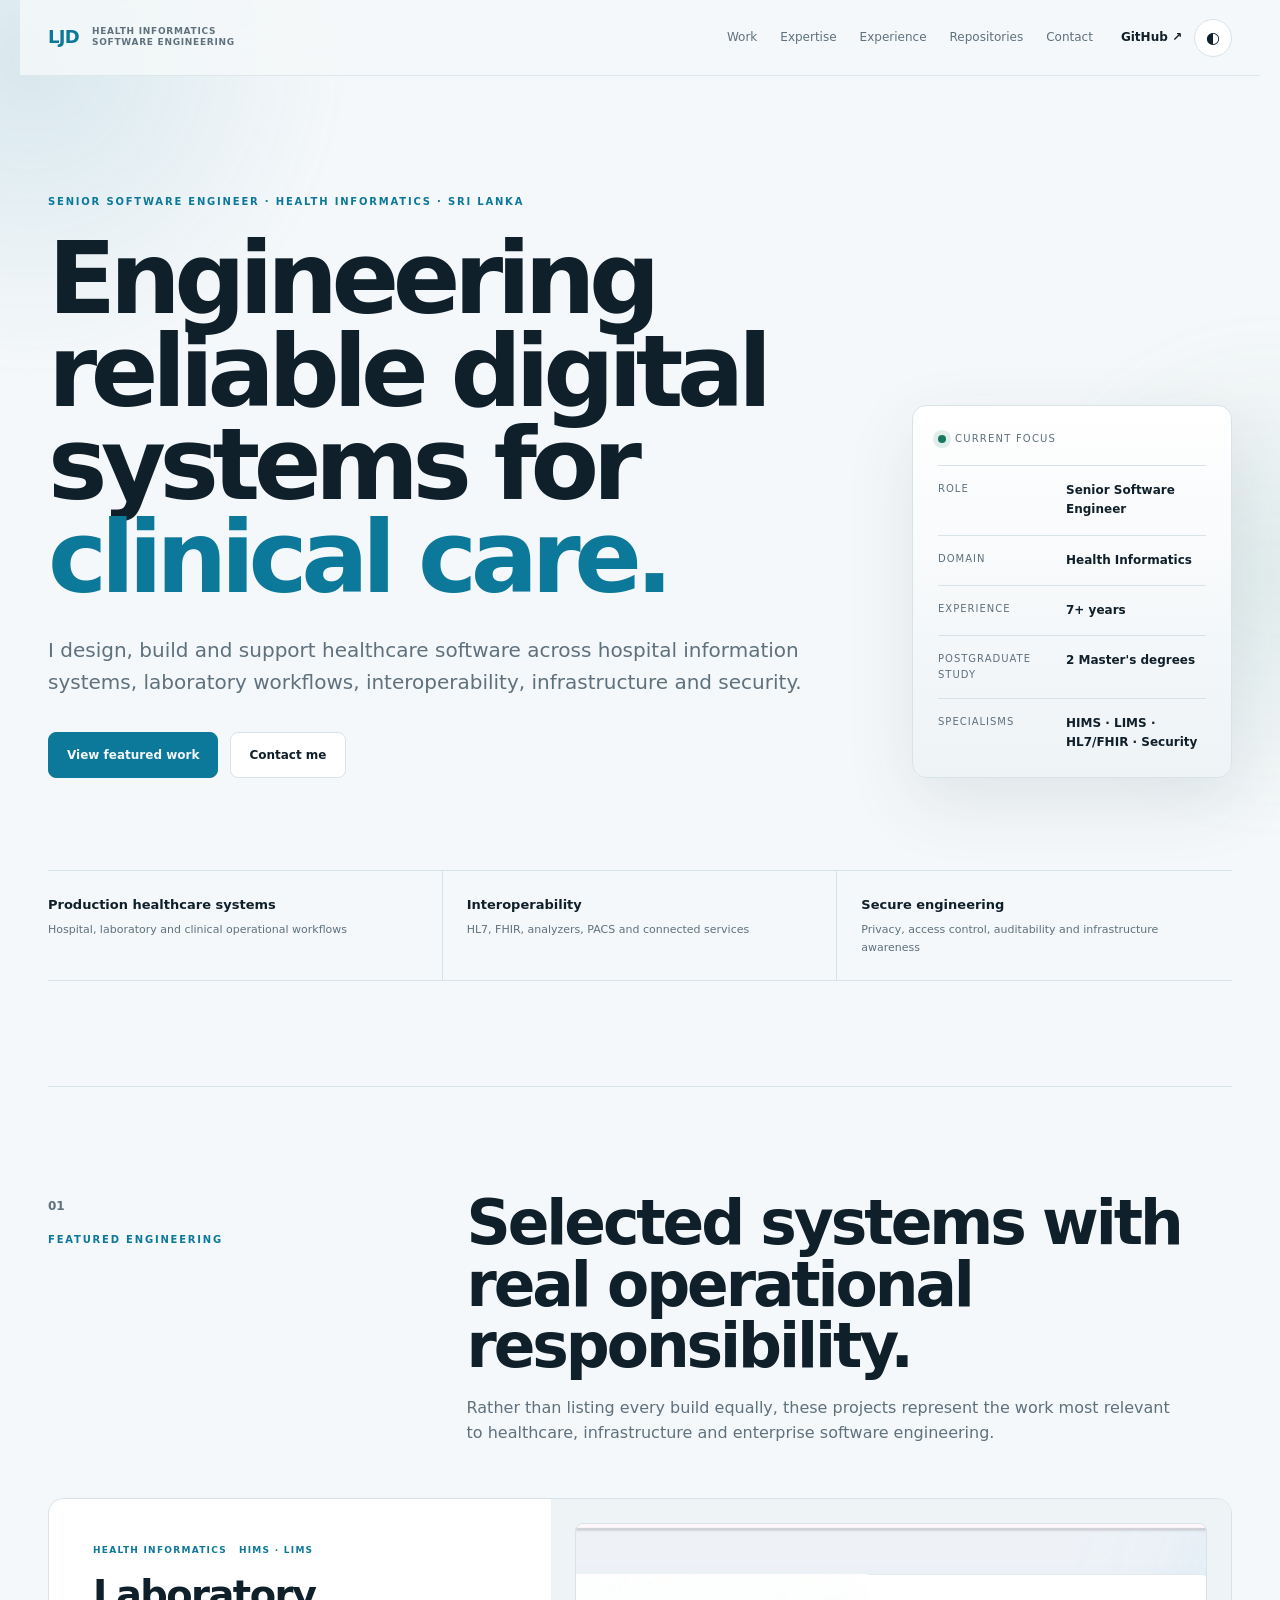
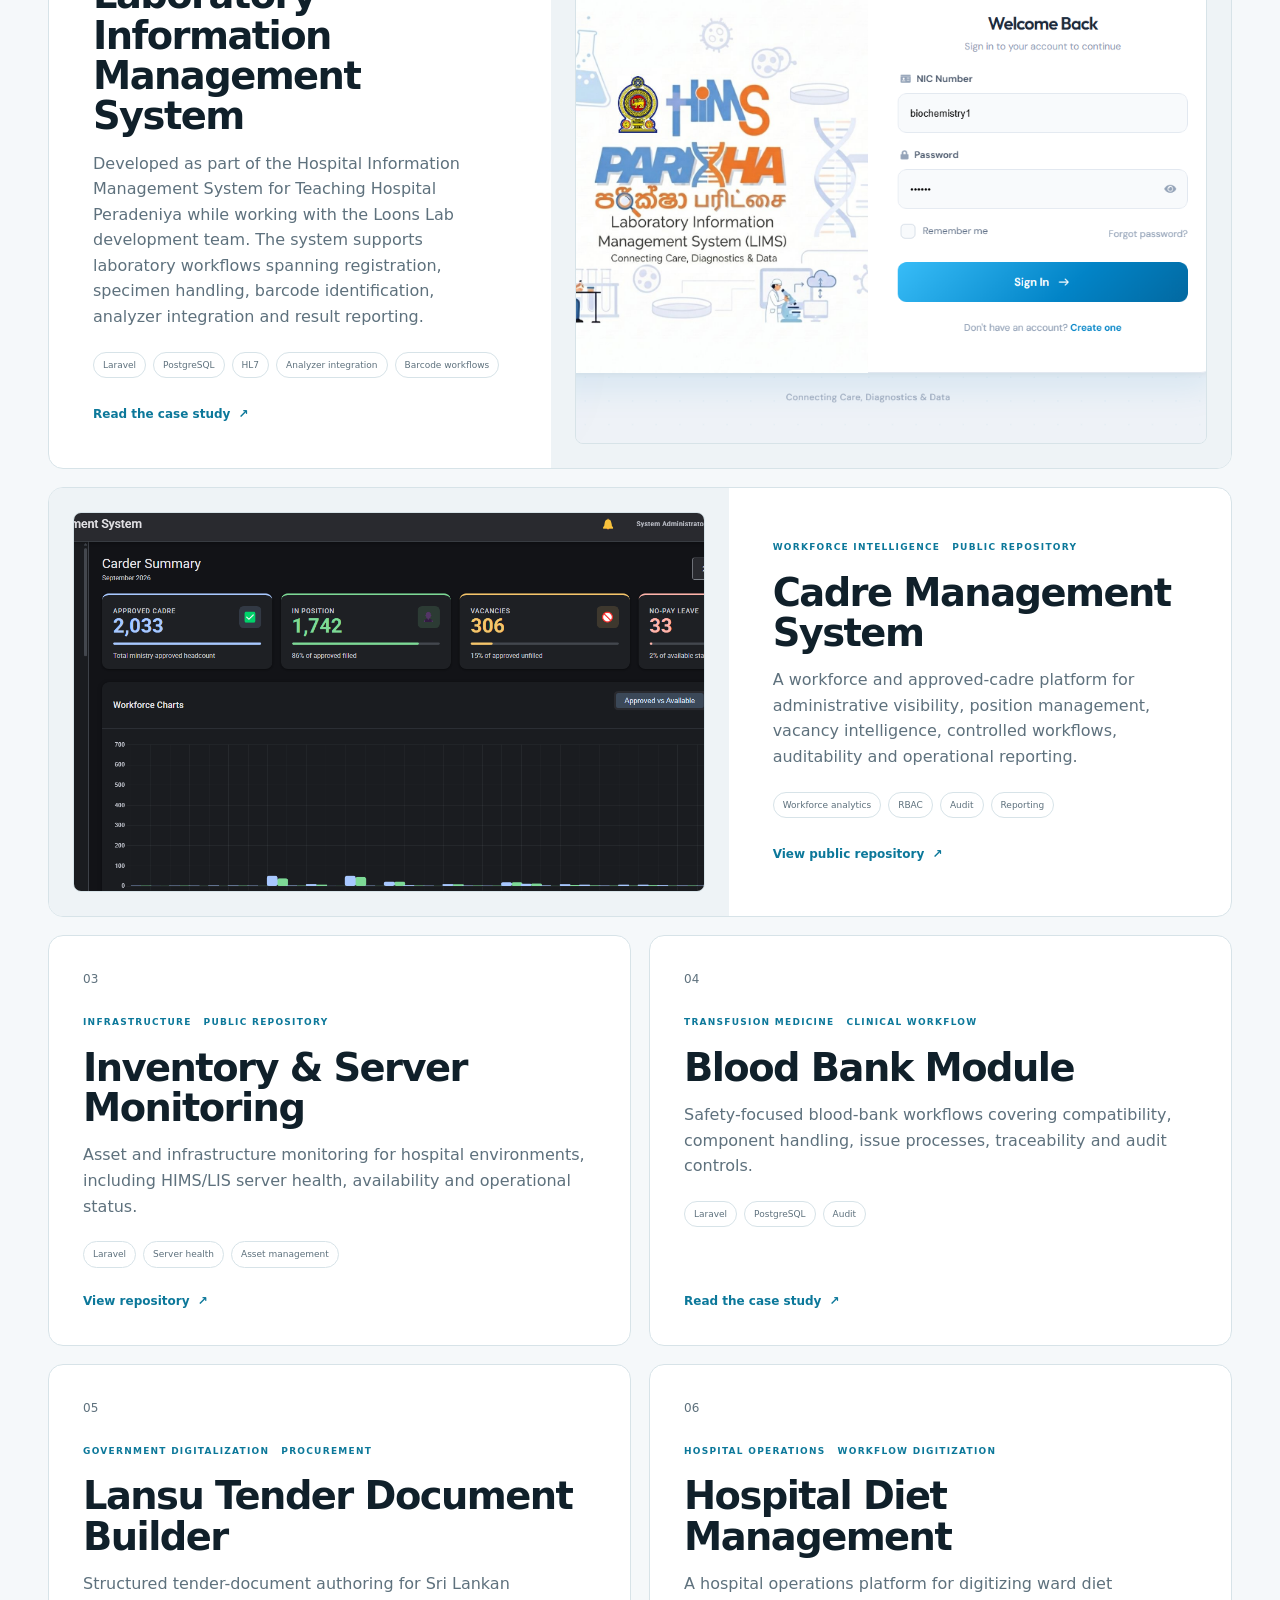
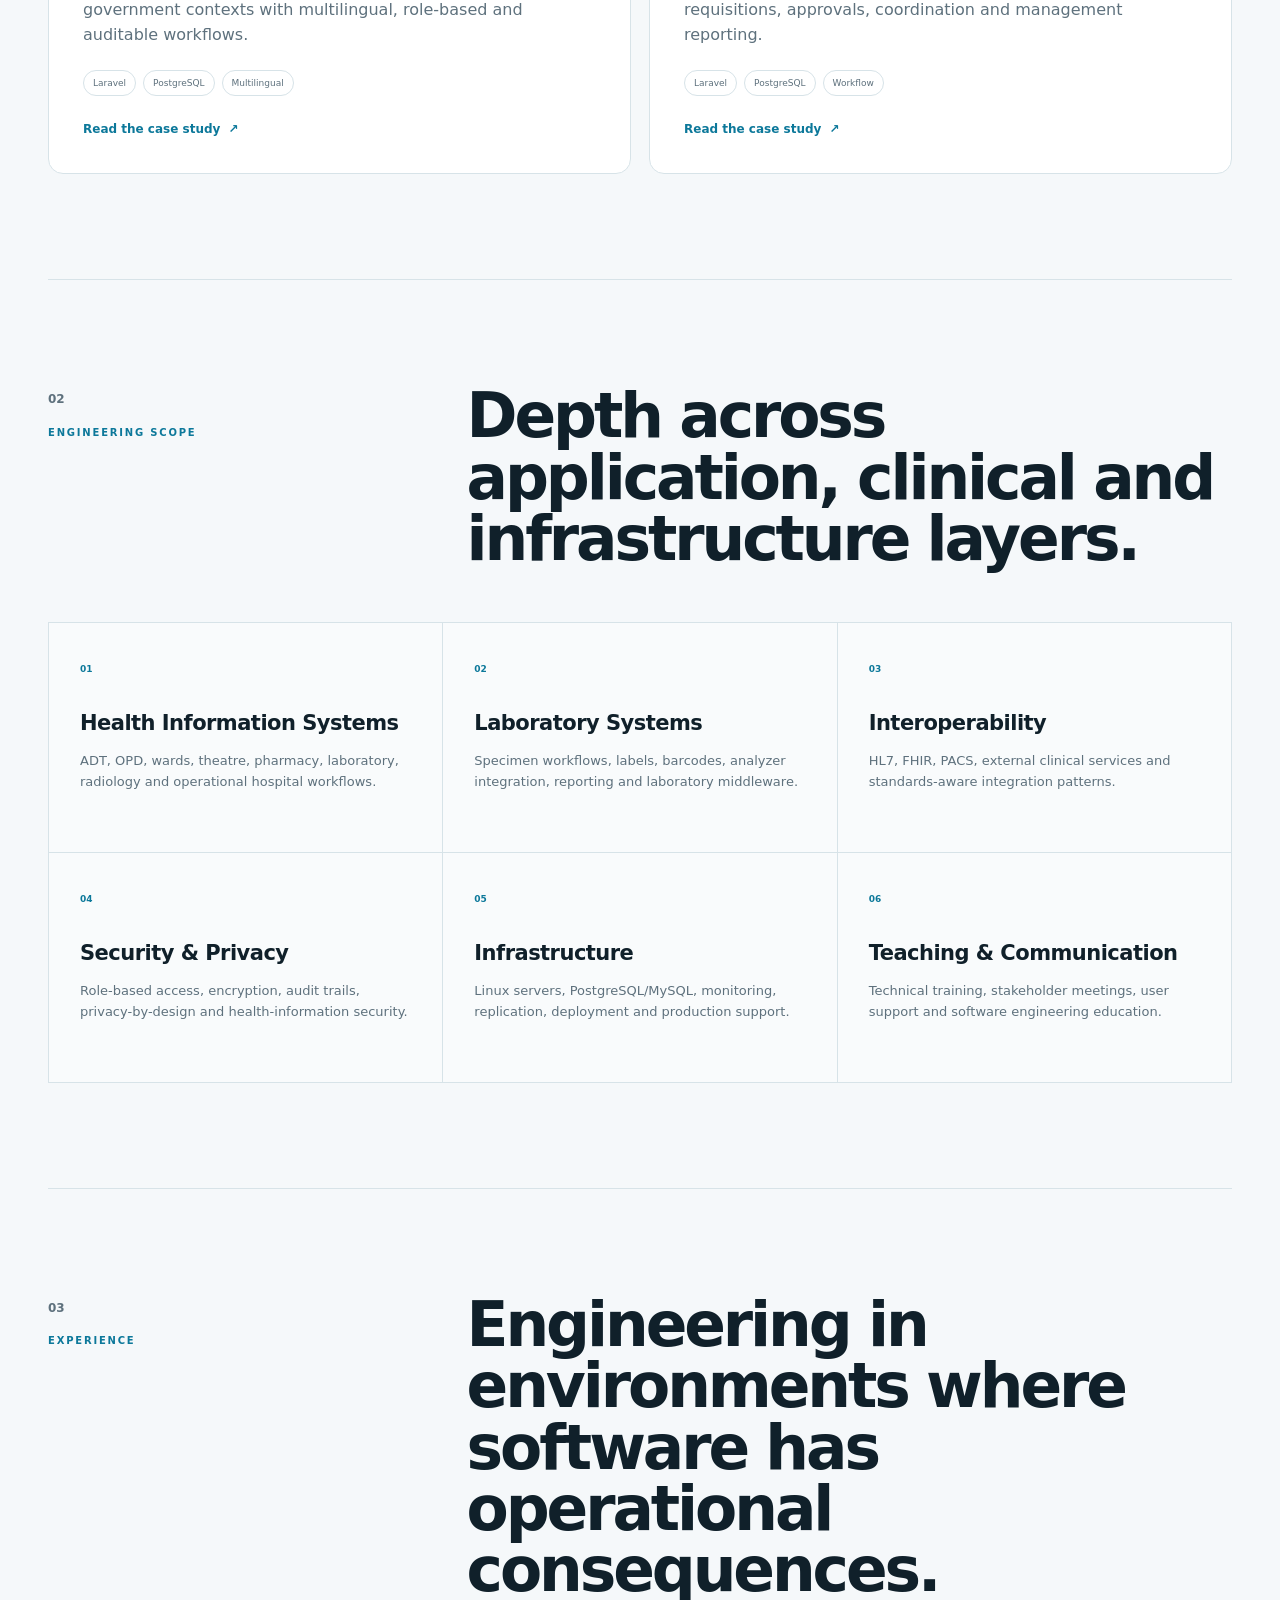
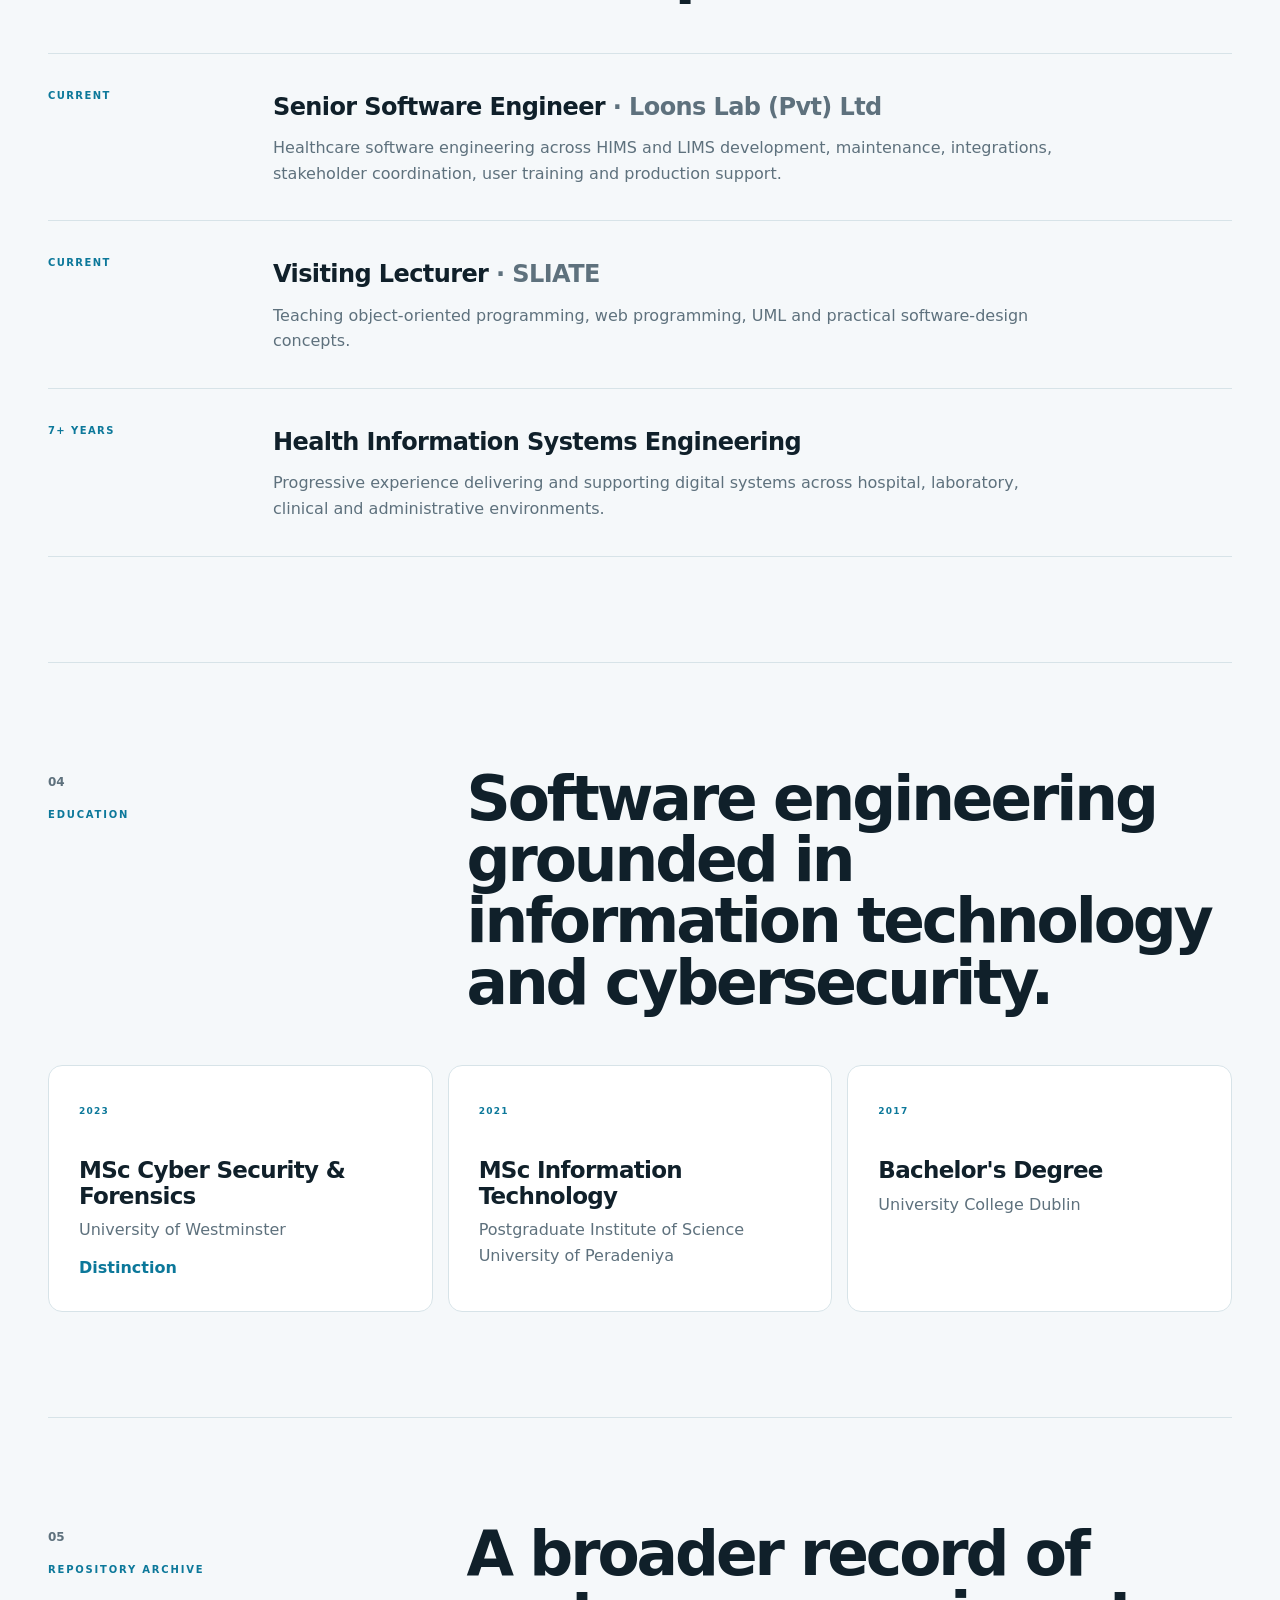
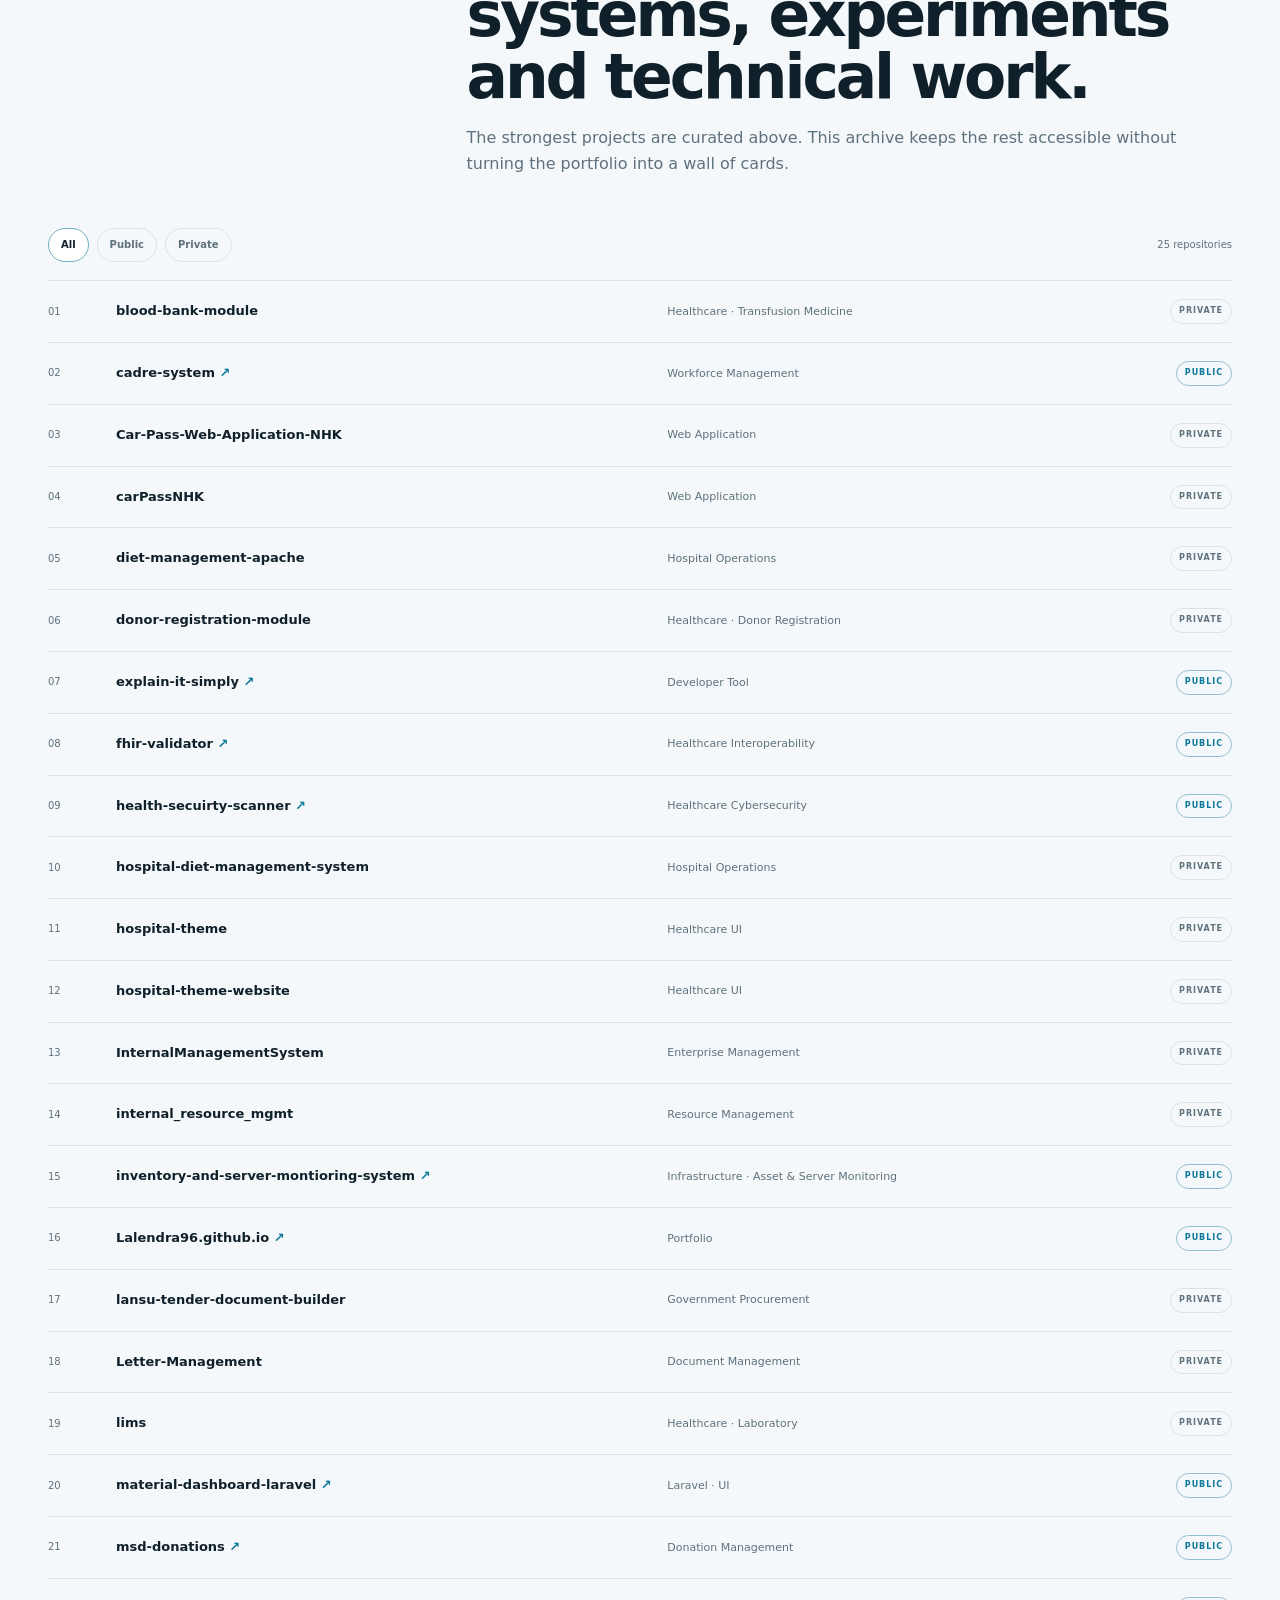
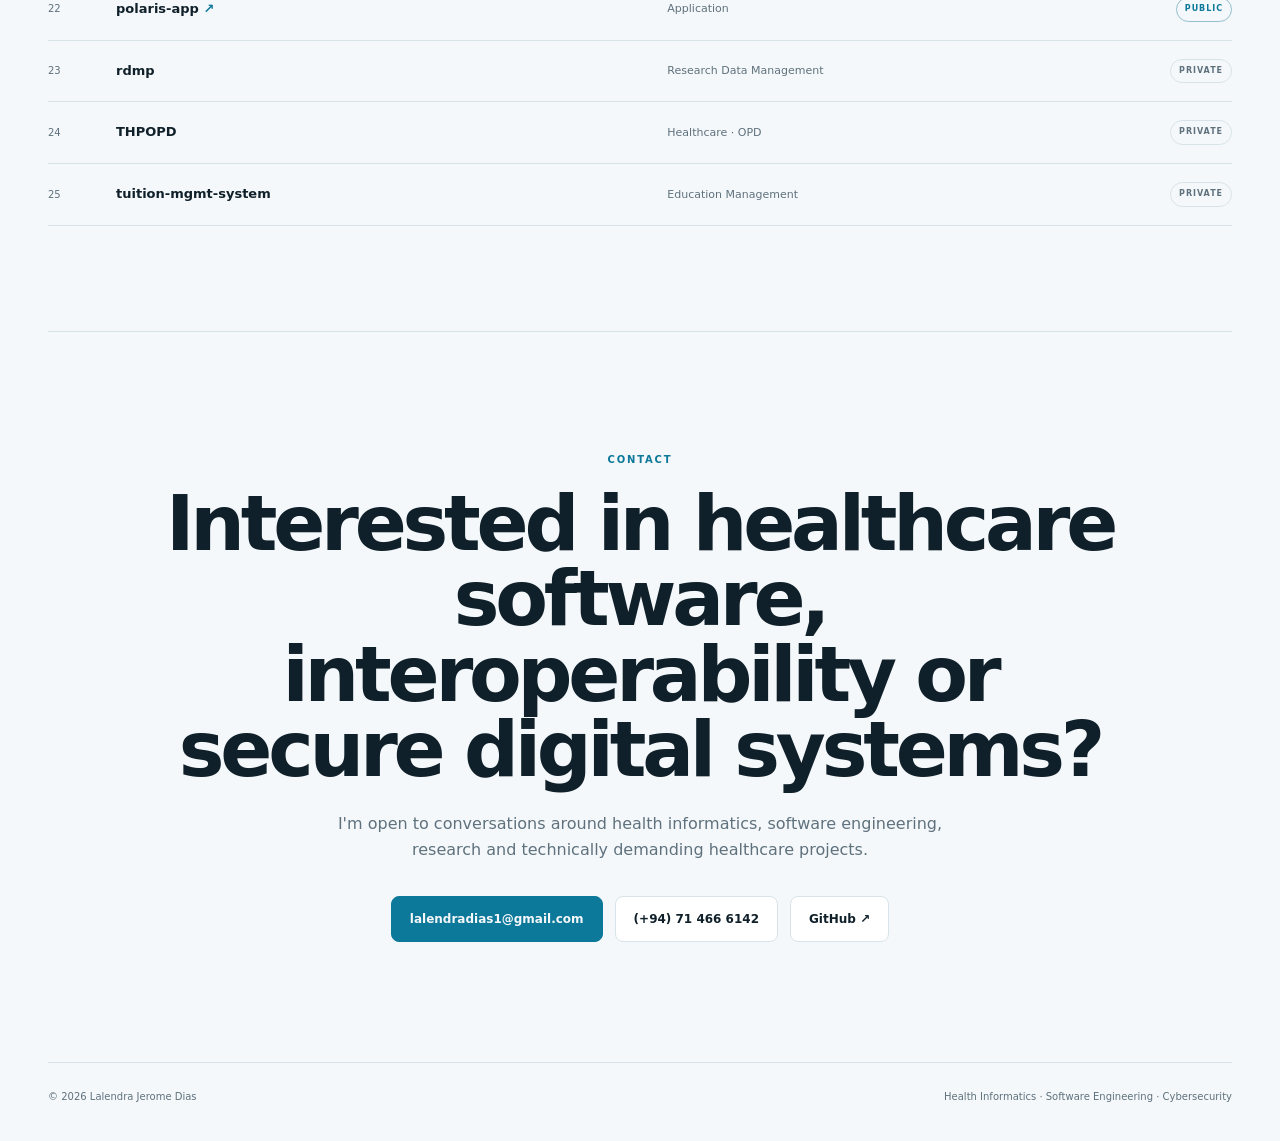
<file: index.html>
<!doctype html>
<html lang="en">
<head>
  <meta charset="utf-8">
  <meta name="viewport" content="width=device-width,initial-scale=1">
  <meta name="description" content="Lalendra Jerome Dias — Senior Software Engineer focused on health informatics, hospital systems, interoperability, infrastructure and cybersecurity.">
  <meta name="theme-color" content="#08111c">
  <title>Lalendra Jerome Dias | Health Informatics Software Engineer</title>
  <link rel="stylesheet" href="assets/style.css">
  <script defer src="assets/app.js"></script>
</head>
<body>
  <div class="ambient ambient-one" aria-hidden="true"></div>
  <div class="ambient ambient-two" aria-hidden="true"></div>

  <header class="site-header">
    <a class="brand" href="#top" aria-label="Back to top">
      <span class="brand-mark">LJD</span>
      <span class="brand-copy">Health Informatics<br>Software Engineering</span>
    </a>
    <nav class="main-nav" aria-label="Primary navigation">
      <a href="#work">Work</a>
      <a href="#expertise">Expertise</a>
      <a href="#experience">Experience</a>
      <a href="#repositories">Repositories</a>
      <a href="#contact">Contact</a>
    </nav>
    <div class="nav-actions">
      <a class="nav-github" href="https://github.com/Lalendra96" target="_blank" rel="noopener">GitHub ↗</a>
      <button id="theme" type="button" aria-label="Toggle color theme">◐</button>
    </div>
  </header>

  <main id="top">
    <section class="hero section-shell">
      <div class="hero-copy reveal">
        <p class="kicker">SENIOR SOFTWARE ENGINEER · HEALTH INFORMATICS · SRI LANKA</p>
        <h1>Engineering reliable digital systems for <span>clinical care.</span></h1>
        <p class="hero-lead">I design, build and support healthcare software across hospital information systems, laboratory workflows, interoperability, infrastructure and security.</p>
        <div class="hero-actions">
          <a class="button button-primary" href="#work">View featured work</a>
          <a class="button button-ghost" href="mailto:lalendradias1@gmail.com">Contact me</a>
        </div>
      </div>

      <aside class="hero-panel reveal" aria-label="Professional profile summary">
        <div class="hero-panel-top">
          <span class="status-dot"></span>
          <span>Current focus</span>
        </div>
        <div class="profile-stack">
          <div class="profile-row">
            <span>Role</span>
            <strong>Senior Software Engineer</strong>
          </div>
          <div class="profile-row">
            <span>Domain</span>
            <strong>Health Informatics</strong>
          </div>
          <div class="profile-row">
            <span>Experience</span>
            <strong>7+ years</strong>
          </div>
          <div class="profile-row">
            <span>Postgraduate study</span>
            <strong>2 Master's degrees</strong>
          </div>
          <div class="profile-row">
            <span>Specialisms</span>
            <strong>HIMS · LIMS · HL7/FHIR · Security</strong>
          </div>
        </div>
      </aside>

      <div class="hero-proof reveal">
        <div><strong>Production healthcare systems</strong><span>Hospital, laboratory and clinical operational workflows</span></div>
        <div><strong>Interoperability</strong><span>HL7, FHIR, analyzers, PACS and connected services</span></div>
        <div><strong>Secure engineering</strong><span>Privacy, access control, auditability and infrastructure awareness</span></div>
      </div>
    </section>

    <section id="work" class="section-shell">
      <div class="section-heading reveal">
        <div>
          <span class="section-index">01</span>
          <p class="eyebrow">FEATURED ENGINEERING</p>
        </div>
        <div>
          <h2>Selected systems with real operational responsibility.</h2>
          <p>Rather than listing every build equally, these projects represent the work most relevant to healthcare, infrastructure and enterprise software engineering.</p>
        </div>
      </div>

      <div class="feature-list">
        <article class="feature feature-large reveal">
          <div class="feature-copy">
            <div class="feature-meta"><span>Health Informatics</span><span>HIMS · LIMS</span></div>
            <h3>Laboratory Information Management System</h3>
            <p>Developed as part of the Hospital Information Management System for Teaching Hospital Peradeniya while working with the Loons Lab development team. The system supports laboratory workflows spanning registration, specimen handling, barcode identification, analyzer integration and result reporting.</p>
            <div class="tech-list"><span>Laravel</span><span>PostgreSQL</span><span>HL7</span><span>Analyzer integration</span><span>Barcode workflows</span></div>
            <a class="text-link" href="case-studies/lims.html">Read the case study <span>↗</span></a>
          </div>
          <a class="feature-media" href="case-studies/lims.html" aria-label="Open LIMS case study">
            <img src="assets/lis-system.png" alt="Laboratory Information Management System interface">
          </a>
        </article>

        <article class="feature feature-large reverse reveal">
          <div class="feature-copy">
            <div class="feature-meta"><span>Workforce Intelligence</span><span>Public repository</span></div>
            <h3>Cadre Management System</h3>
            <p>A workforce and approved-cadre platform for administrative visibility, position management, vacancy intelligence, controlled workflows, auditability and operational reporting.</p>
            <div class="tech-list"><span>Workforce analytics</span><span>RBAC</span><span>Audit</span><span>Reporting</span></div>
            <a class="text-link" href="https://github.com/Lalendra96/cadre-system" target="_blank" rel="noopener">View public repository <span>↗</span></a>
          </div>
          <a class="feature-media" href="https://github.com/Lalendra96/cadre-system" target="_blank" rel="noopener" aria-label="Open Cadre System repository">
            <img src="assets/cadre-system.png" alt="Cadre Management System dashboard">
          </a>
        </article>

        <div class="feature-grid">
          <article class="feature-card reveal">
            <div class="feature-number">03</div>
            <div class="feature-meta"><span>Infrastructure</span><span>Public repository</span></div>
            <h3>Inventory & Server Monitoring</h3>
            <p>Asset and infrastructure monitoring for hospital environments, including HIMS/LIS server health, availability and operational status.</p>
            <div class="tech-list"><span>Laravel</span><span>Server health</span><span>Asset management</span></div>
            <a class="text-link" href="https://github.com/Lalendra96/inventory-and-server-montioring-system" target="_blank" rel="noopener">View repository <span>↗</span></a>
          </article>

          <article class="feature-card reveal">
            <div class="feature-number">04</div>
            <div class="feature-meta"><span>Transfusion Medicine</span><span>Clinical workflow</span></div>
            <h3>Blood Bank Module</h3>
            <p>Safety-focused blood-bank workflows covering compatibility, component handling, issue processes, traceability and audit controls.</p>
            <div class="tech-list"><span>Laravel</span><span>PostgreSQL</span><span>Audit</span></div>
            <a class="text-link" href="case-studies/blood-bank.html">Read the case study <span>↗</span></a>
          </article>

          <article class="feature-card reveal">
            <div class="feature-number">05</div>
            <div class="feature-meta"><span>Government Digitalization</span><span>Procurement</span></div>
            <h3>Lansu Tender Document Builder</h3>
            <p>Structured tender-document authoring for Sri Lankan government contexts with multilingual, role-based and auditable workflows.</p>
            <div class="tech-list"><span>Laravel</span><span>PostgreSQL</span><span>Multilingual</span></div>
            <a class="text-link" href="case-studies/lansu.html">Read the case study <span>↗</span></a>
          </article>

          <article class="feature-card reveal">
            <div class="feature-number">06</div>
            <div class="feature-meta"><span>Hospital Operations</span><span>Workflow digitization</span></div>
            <h3>Hospital Diet Management</h3>
            <p>A hospital operations platform for digitizing ward diet requisitions, approvals, coordination and management reporting.</p>
            <div class="tech-list"><span>Laravel</span><span>PostgreSQL</span><span>Workflow</span></div>
            <a class="text-link" href="case-studies/hospital-diet.html">Read the case study <span>↗</span></a>
          </article>
        </div>
      </div>
    </section>

    <section id="expertise" class="section-shell">
      <div class="section-heading reveal">
        <div>
          <span class="section-index">02</span>
          <p class="eyebrow">ENGINEERING SCOPE</p>
        </div>
        <div>
          <h2>Depth across application, clinical and infrastructure layers.</h2>
        </div>
      </div>

      <div class="capability-grid">
        <article class="capability reveal"><span>01</span><h3>Health Information Systems</h3><p>ADT, OPD, wards, theatre, pharmacy, laboratory, radiology and operational hospital workflows.</p></article>
        <article class="capability reveal"><span>02</span><h3>Laboratory Systems</h3><p>Specimen workflows, labels, barcodes, analyzer integration, reporting and laboratory middleware.</p></article>
        <article class="capability reveal"><span>03</span><h3>Interoperability</h3><p>HL7, FHIR, PACS, external clinical services and standards-aware integration patterns.</p></article>
        <article class="capability reveal"><span>04</span><h3>Security & Privacy</h3><p>Role-based access, encryption, audit trails, privacy-by-design and health-information security.</p></article>
        <article class="capability reveal"><span>05</span><h3>Infrastructure</h3><p>Linux servers, PostgreSQL/MySQL, monitoring, replication, deployment and production support.</p></article>
        <article class="capability reveal"><span>06</span><h3>Teaching & Communication</h3><p>Technical training, stakeholder meetings, user support and software engineering education.</p></article>
      </div>
    </section>

    <section id="experience" class="section-shell">
      <div class="section-heading reveal">
        <div>
          <span class="section-index">03</span>
          <p class="eyebrow">EXPERIENCE</p>
        </div>
        <div><h2>Engineering in environments where software has operational consequences.</h2></div>
      </div>

      <div class="experience-list">
        <article class="experience-item reveal">
          <div class="experience-date">CURRENT</div>
          <div>
            <h3>Senior Software Engineer <span>· Loons Lab (Pvt) Ltd</span></h3>
            <p>Healthcare software engineering across HIMS and LIMS development, maintenance, integrations, stakeholder coordination, user training and production support.</p>
          </div>
        </article>
        <article class="experience-item reveal">
          <div class="experience-date">CURRENT</div>
          <div>
            <h3>Visiting Lecturer <span>· SLIATE</span></h3>
            <p>Teaching object-oriented programming, web programming, UML and practical software-design concepts.</p>
          </div>
        </article>
        <article class="experience-item reveal">
          <div class="experience-date">7+ YEARS</div>
          <div>
            <h3>Health Information Systems Engineering</h3>
            <p>Progressive experience delivering and supporting digital systems across hospital, laboratory, clinical and administrative environments.</p>
          </div>
        </article>
      </div>
    </section>

    <section class="section-shell">
      <div class="section-heading reveal">
        <div>
          <span class="section-index">04</span>
          <p class="eyebrow">EDUCATION</p>
        </div>
        <div><h2>Software engineering grounded in information technology and cybersecurity.</h2></div>
      </div>
      <div class="education-grid">
        <article class="education-card reveal"><span>2023</span><h3>MSc Cyber Security & Forensics</h3><p>University of Westminster</p><strong>Distinction</strong></article>
        <article class="education-card reveal"><span>2021</span><h3>MSc Information Technology</h3><p>Postgraduate Institute of Science<br>University of Peradeniya</p></article>
        <article class="education-card reveal"><span>2017</span><h3>Bachelor's Degree</h3><p>University College Dublin</p></article>
      </div>
    </section>

    <section id="repositories" class="section-shell">
      <div class="section-heading reveal">
        <div>
          <span class="section-index">05</span>
          <p class="eyebrow">REPOSITORY ARCHIVE</p>
        </div>
        <div>
          <h2>A broader record of systems, experiments and technical work.</h2>
          <p>The strongest projects are curated above. This archive keeps the rest accessible without turning the portfolio into a wall of cards.</p>
        </div>
      </div>

      <div class="repo-toolbar reveal">
        <div class="repo-filters" role="group" aria-label="Repository filters">
          <button class="repo-filter active" data-filter="all">All</button>
          <button class="repo-filter" data-filter="public">Public</button>
          <button class="repo-filter" data-filter="private">Private</button>
        </div>
        <span id="repo-count">25 repositories</span>
      </div>

      <div id="repo-list" class="repo-list" aria-live="polite"></div>
    </section>

    <section id="contact" class="contact-section section-shell reveal">
      <p class="eyebrow">CONTACT</p>
      <h2>Interested in healthcare software, interoperability or secure digital systems?</h2>
      <p>I'm open to conversations around health informatics, software engineering, research and technically demanding healthcare projects.</p>
      <div class="contact-actions">
        <a class="button button-primary" href="mailto:lalendradias1@gmail.com">lalendradias1@gmail.com</a>
        <a class="button button-ghost" href="tel:+94714666142">(+94) 71 466 6142</a>
        <a class="button button-ghost" href="https://github.com/Lalendra96" target="_blank" rel="noopener">GitHub ↗</a>
      </div>
    </section>
  </main>

  <footer class="site-footer">
    <span>© <span id="year"></span> Lalendra Jerome Dias</span>
    <span>Health Informatics · Software Engineering · Cybersecurity</span>
  </footer>
</body>
</html>
</file>
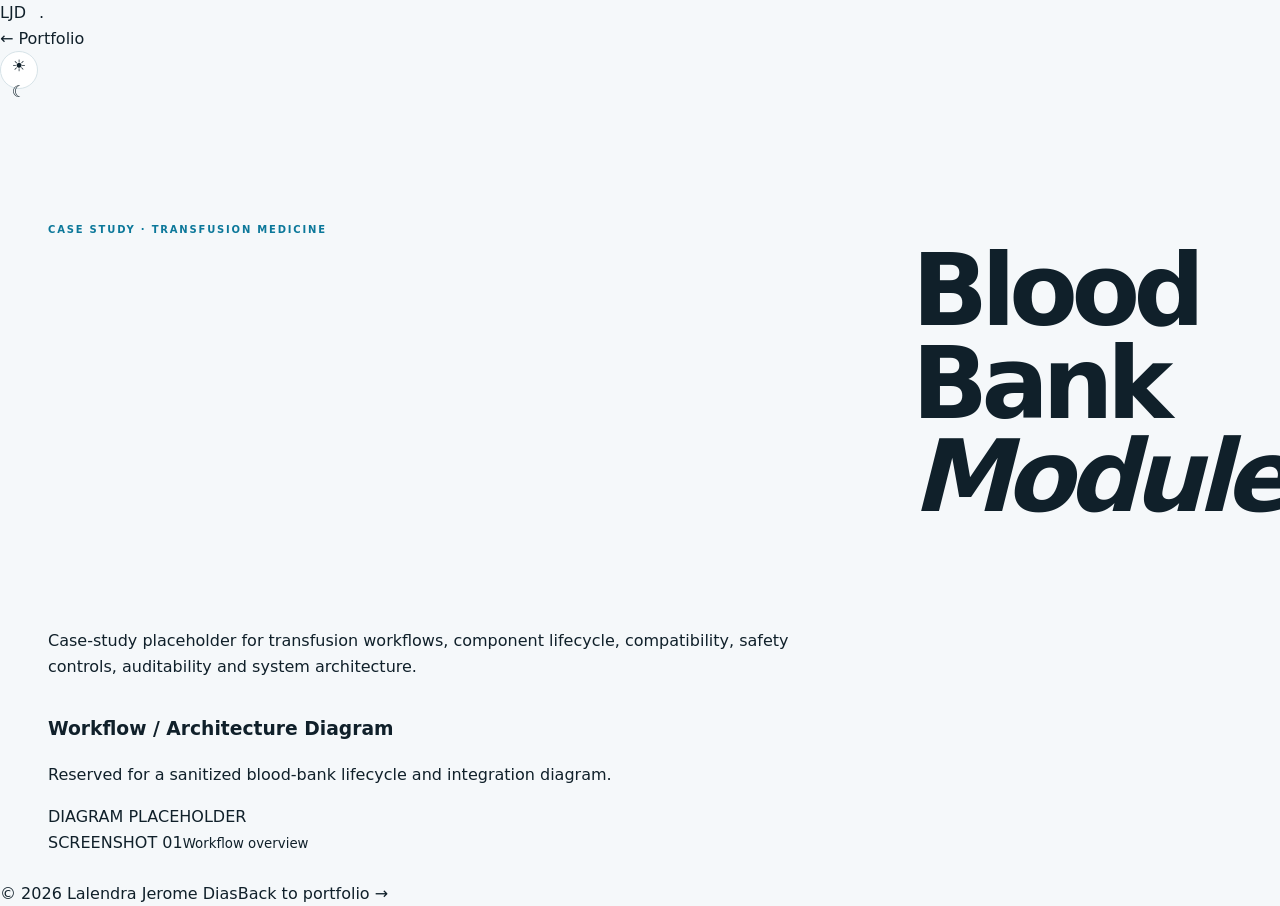
<file: case-studies/blood-bank.html>
<!doctype html><html lang="en"><head><meta charset="utf-8"><meta name="viewport" content="width=device-width,initial-scale=1"><title>Blood Bank Case Study | Lalendra Dias</title><link rel="stylesheet" href="../assets/style.css"><script defer src="../assets/app.js"></script></head><body><header class="nav"><a class="brand" href="../index.html">LJD<span>.</span></a><nav><a href="../index.html#work">← Portfolio</a></nav><button id="theme" aria-label="Toggle theme"><span class="sun">☀</span><span class="moon">☾</span></button></header><main><section class="hero reveal"><div class="eyebrow">CASE STUDY · TRANSFUSION MEDICINE</div><h1>Blood Bank <em>Module.</em></h1><p class="lead">Case-study placeholder for transfusion workflows, component lifecycle, compatibility, safety controls, auditability and system architecture.</p></section><section><div class="architecture-placeholder reveal"><h3>Workflow / Architecture Diagram</h3><p>Reserved for a sanitized blood-bank lifecycle and integration diagram.</p><span>DIAGRAM PLACEHOLDER</span></div></section><section><div class="grid"><div class="shot reveal"><span>SCREENSHOT 01</span><small>Workflow overview</small></div><div class="shot reveal"><span>SCREENSHOT 02</span><small>Component / issue workflow</small></div></div></section></main><footer><span>© <span id="year"></span> Lalendra Jerome Dias</span><a href="../index.html">Back to portfolio →</a></footer></body></html>
</file>
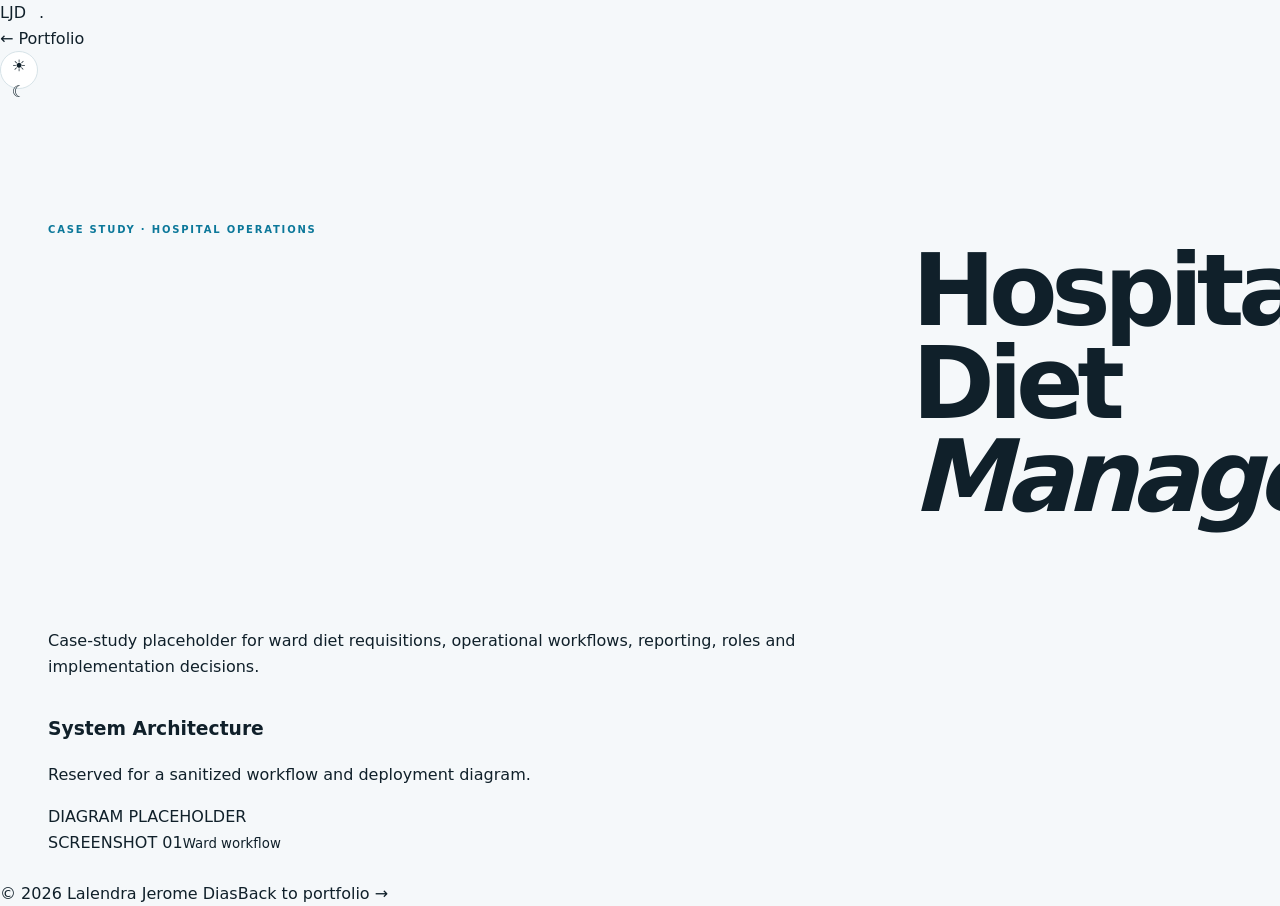
<file: case-studies/hospital-diet.html>
<!doctype html><html lang="en"><head><meta charset="utf-8"><meta name="viewport" content="width=device-width,initial-scale=1"><title>Hospital Diet Case Study | Lalendra Dias</title><link rel="stylesheet" href="../assets/style.css"><script defer src="../assets/app.js"></script></head><body><header class="nav"><a class="brand" href="../index.html">LJD<span>.</span></a><nav><a href="../index.html#work">← Portfolio</a></nav><button id="theme" aria-label="Toggle theme"><span class="sun">☀</span><span class="moon">☾</span></button></header><main><section class="hero reveal"><div class="eyebrow">CASE STUDY · HOSPITAL OPERATIONS</div><h1>Hospital Diet <em>Management.</em></h1><p class="lead">Case-study placeholder for ward diet requisitions, operational workflows, reporting, roles and implementation decisions.</p></section><section><div class="architecture-placeholder reveal"><h3>System Architecture</h3><p>Reserved for a sanitized workflow and deployment diagram.</p><span>DIAGRAM PLACEHOLDER</span></div></section><section><div class="grid"><div class="shot reveal"><span>SCREENSHOT 01</span><small>Ward workflow</small></div><div class="shot reveal"><span>SCREENSHOT 02</span><small>Management dashboard</small></div></div></section></main><footer><span>© <span id="year"></span> Lalendra Jerome Dias</span><a href="../index.html">Back to portfolio →</a></footer></body></html>
</file>
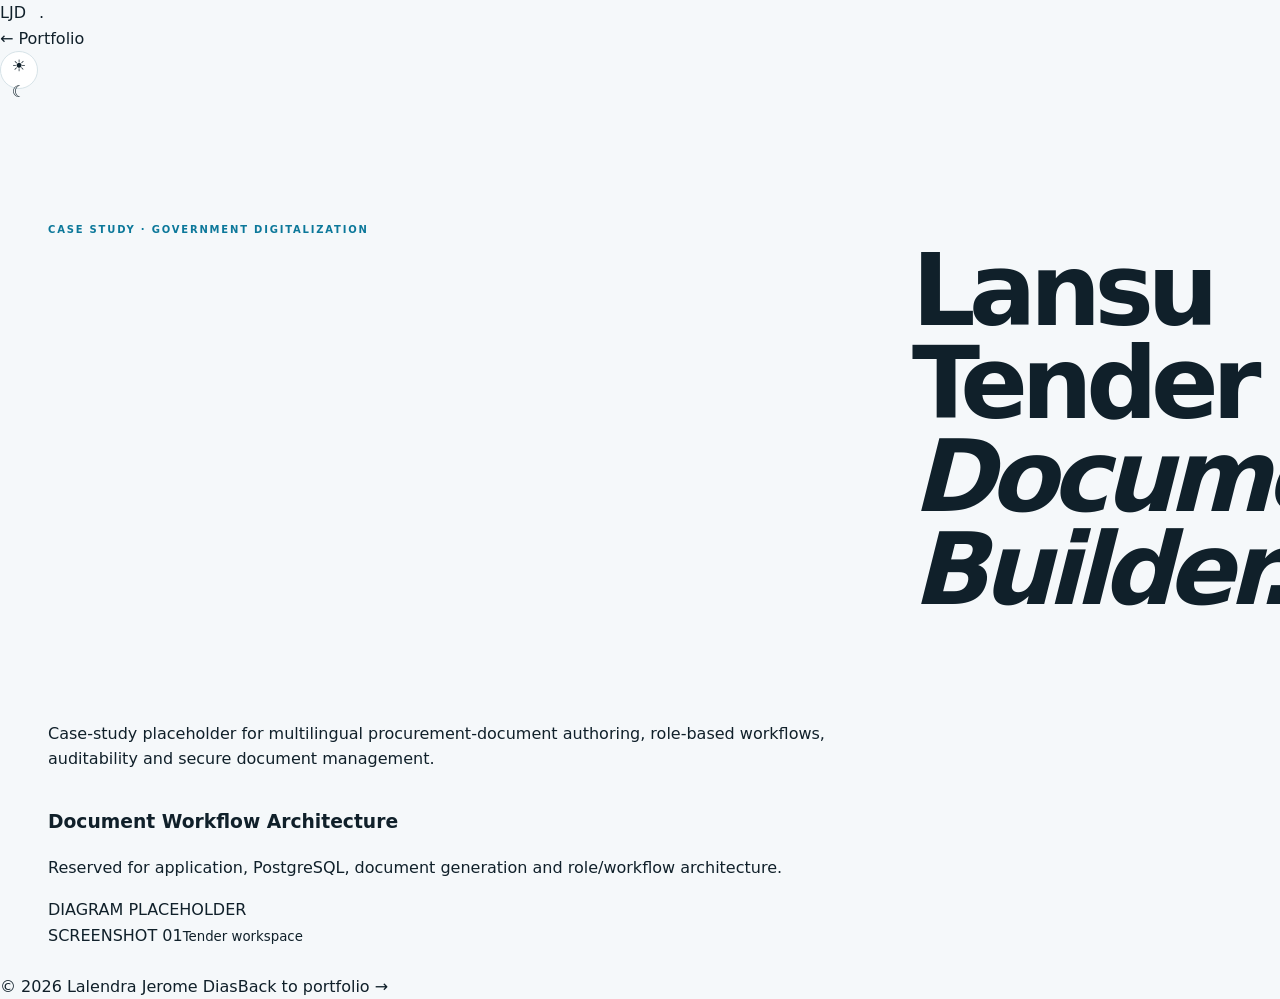
<file: case-studies/lansu.html>
<!doctype html><html lang="en"><head><meta charset="utf-8"><meta name="viewport" content="width=device-width,initial-scale=1"><title>Lansu Case Study | Lalendra Dias</title><link rel="stylesheet" href="../assets/style.css"><script defer src="../assets/app.js"></script></head><body><header class="nav"><a class="brand" href="../index.html">LJD<span>.</span></a><nav><a href="../index.html#work">← Portfolio</a></nav><button id="theme" aria-label="Toggle theme"><span class="sun">☀</span><span class="moon">☾</span></button></header><main><section class="hero reveal"><div class="eyebrow">CASE STUDY · GOVERNMENT DIGITALIZATION</div><h1>Lansu Tender <em>Document Builder.</em></h1><p class="lead">Case-study placeholder for multilingual procurement-document authoring, role-based workflows, auditability and secure document management.</p></section><section><div class="architecture-placeholder reveal"><h3>Document Workflow Architecture</h3><p>Reserved for application, PostgreSQL, document generation and role/workflow architecture.</p><span>DIAGRAM PLACEHOLDER</span></div></section><section><div class="grid"><div class="shot reveal"><span>SCREENSHOT 01</span><small>Tender workspace</small></div><div class="shot reveal"><span>SCREENSHOT 02</span><small>Document builder</small></div></div></section></main><footer><span>© <span id="year"></span> Lalendra Jerome Dias</span><a href="../index.html">Back to portfolio →</a></footer></body></html>
</file>
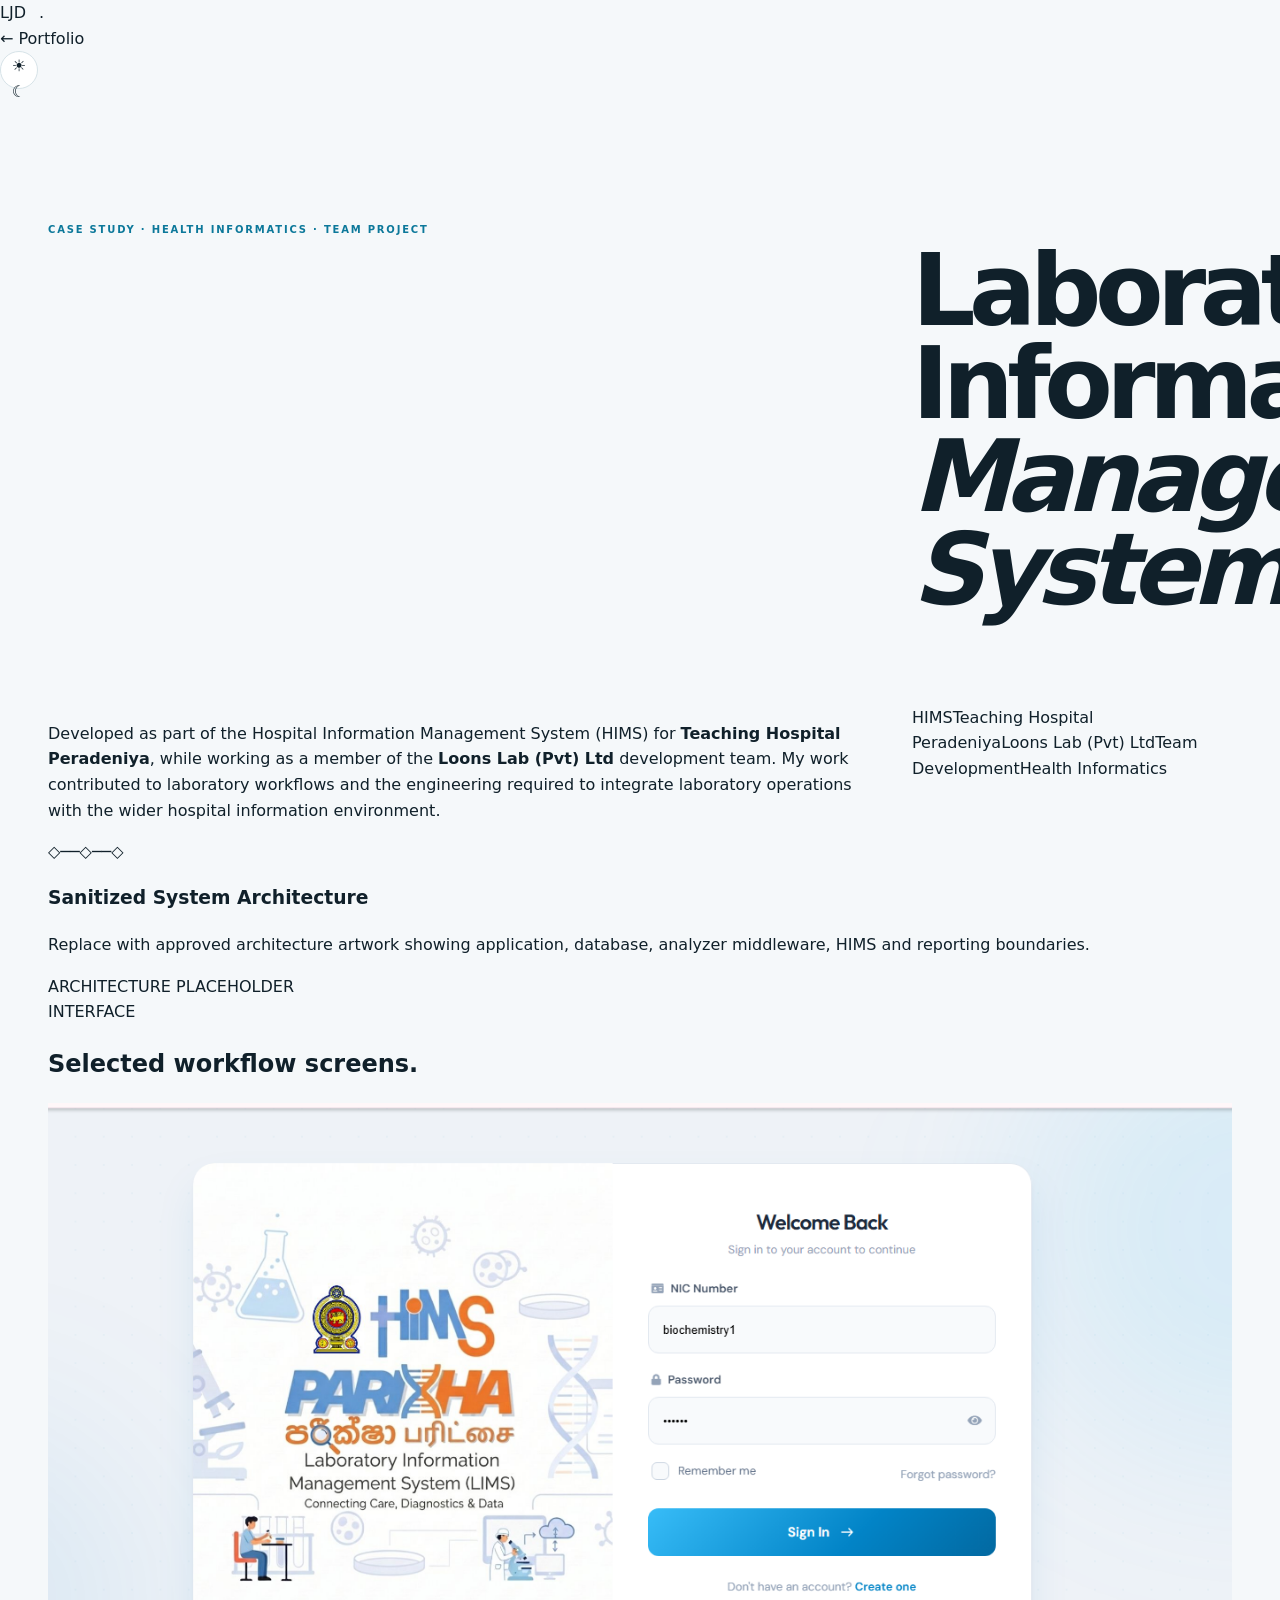
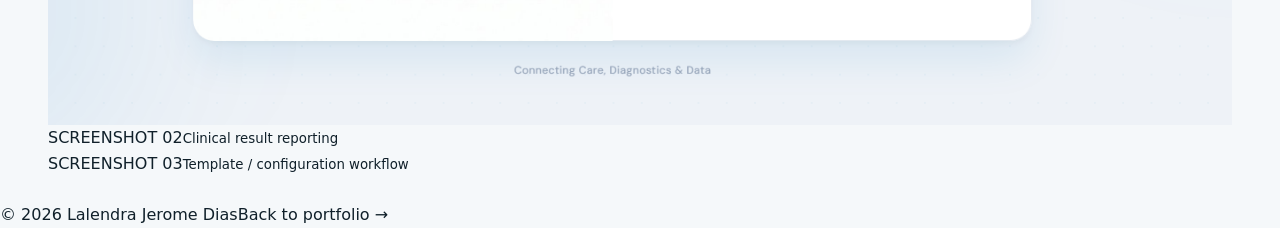
<file: case-studies/lims.html>
<!doctype html><html lang="en"><head><meta charset="utf-8"><meta name="viewport" content="width=device-width,initial-scale=1"><title>LIMS Case Study | Lalendra Dias</title><link rel="stylesheet" href="../assets/style.css"><script defer src="../assets/app.js"></script></head><body><header class="nav"><a class="brand" href="../index.html">LJD<span>.</span></a><nav><a href="../index.html#work">← Portfolio</a></nav><button id="theme" aria-label="Toggle theme"><span class="sun">☀</span><span class="moon">☾</span></button></header><main><section class="hero reveal"><div class="eyebrow">CASE STUDY · HEALTH INFORMATICS · TEAM PROJECT</div><h1>Laboratory Information <em>Management System.</em></h1><p class="lead">Developed as part of the Hospital Information Management System (HIMS) for <strong>Teaching Hospital Peradeniya</strong>, while working as a member of the <strong>Loons Lab (Pvt) Ltd</strong> development team. My work contributed to laboratory workflows and the engineering required to integrate laboratory operations with the wider hospital information environment.</p><div class="chips"><span>HIMS</span><span>Teaching Hospital Peradeniya</span><span>Loons Lab (Pvt) Ltd</span><span>Team Development</span><span>Health Informatics</span></div></section><section><div class="architecture-placeholder reveal"><div class="diagram-icon">◇──◇──◇</div><h3>Sanitized System Architecture</h3><p>Replace with approved architecture artwork showing application, database, analyzer middleware, HIMS and reporting boundaries.</p><span>ARCHITECTURE PLACEHOLDER</span></div></section><section><div class="section-head reveal"><span>INTERFACE</span><h2>Selected workflow screens.</h2></div><div class="grid"><div class="shot project-image reveal"><img src="../assets/lis-system.png" alt="Pariksha Laboratory Information Management System interface"></div><div class="shot reveal"><span>SCREENSHOT 02</span><small>Clinical result reporting</small></div><div class="shot reveal"><span>SCREENSHOT 03</span><small>Template / configuration workflow</small></div><div class="shot reveal"><span>SCREENSHOT 04</span><small>Analyzer / integration workflow</small></div></div></section></main><footer><span>© <span id="year"></span> Lalendra Jerome Dias</span><a href="../index.html">Back to portfolio →</a></footer></body></html>
</file>
<file: assets/style.css>
:root{
  --bg:#07111b;
  --bg-soft:#0b1722;
  --panel:#0d1b28;
  --panel-2:#112333;
  --text:#f1f6f8;
  --muted:#91a2ae;
  --line:#1b3444;
  --accent:#6bd4f1;
  --accent-soft:#9ee7d3;
  --shadow:0 30px 90px rgba(0,0,0,.28);
  --max:1240px;
}
*{box-sizing:border-box}
html{scroll-behavior:smooth;scroll-padding-top:88px}
body{
  margin:0;
  background:var(--bg);
  color:var(--text);
  font-family:Inter,ui-sans-serif,system-ui,-apple-system,BlinkMacSystemFont,"Segoe UI",sans-serif;
  line-height:1.6;
  overflow-x:hidden;
  transition:background .3s,color .3s;
}
body.light{
  --bg:#f5f8fa;
  --bg-soft:#eef3f6;
  --panel:#ffffff;
  --panel-2:#f3f7f9;
  --text:#10202a;
  --muted:#5e717d;
  --line:#d7e3e8;
  --accent:#0c789a;
  --accent-soft:#16785f;
  --shadow:0 24px 70px rgba(28,55,67,.10);
}
a{color:inherit;text-decoration:none}
button{font:inherit}
img{max-width:100%;display:block}
.ambient{position:fixed;pointer-events:none;z-index:-1;border-radius:999px;filter:blur(10px)}
.ambient-one{width:640px;height:640px;left:-290px;top:-260px;background:radial-gradient(circle,color-mix(in srgb,var(--accent) 12%,transparent),transparent 70%)}
.ambient-two{width:520px;height:520px;right:-250px;top:35vh;background:radial-gradient(circle,color-mix(in srgb,var(--accent-soft) 8%,transparent),transparent 72%)}

.site-header{
  position:sticky;top:0;z-index:30;
  max-width:var(--max);height:76px;margin:0 auto;padding:0 28px;
  display:flex;align-items:center;gap:28px;
  border-bottom:1px solid color-mix(in srgb,var(--line) 78%,transparent);
  background:color-mix(in srgb,var(--bg) 84%,transparent);
  backdrop-filter:blur(18px);
}
.brand{display:flex;align-items:center;gap:13px;margin-right:auto}
.brand-mark{font-size:18px;font-weight:900;letter-spacing:-.04em;color:var(--accent)}
.brand-copy{font-size:9px;line-height:1.25;letter-spacing:.08em;text-transform:uppercase;color:var(--muted);font-weight:800}
.main-nav{display:flex;gap:23px;font-size:12px;color:var(--muted)}
.main-nav a{transition:color .2s}.main-nav a:hover{color:var(--text)}
.nav-actions{display:flex;align-items:center;gap:12px}
.nav-github{font-size:12px;font-weight:750;color:var(--text)}
#theme{width:38px;height:38px;border:1px solid var(--line);border-radius:50%;background:var(--panel);color:var(--text);cursor:pointer}

main,.site-footer{max-width:var(--max);margin:auto;padding-left:28px;padding-right:28px}
.section-shell{padding:105px 0;border-bottom:1px solid var(--line)}
.hero{padding-top:118px;display:grid;grid-template-columns:minmax(0,1.45fr) minmax(320px,.55fr);gap:58px}
.kicker,.eyebrow{margin:0;color:var(--accent);font-size:10px;font-weight:850;letter-spacing:.18em}
.hero h1{font-size:clamp(54px,7.8vw,104px);line-height:.93;letter-spacing:-.065em;margin:23px 0 30px;max-width:1020px}
.hero h1 span{color:var(--accent)}
.hero-lead{font-size:20px;max-width:760px;color:var(--muted);margin:0}
.hero-actions,.contact-actions{display:flex;gap:12px;flex-wrap:wrap;margin-top:34px}
.button{display:inline-flex;align-items:center;justify-content:center;min-height:46px;padding:0 18px;border-radius:8px;font-size:12px;font-weight:800;border:1px solid var(--line);transition:transform .2s,border-color .2s,background .2s}
.button:hover{transform:translateY(-2px);border-color:var(--accent)}
.button-primary{background:var(--accent);color:var(--bg);border-color:var(--accent)}
.button-ghost{background:var(--panel)}
.hero-panel{align-self:end;border:1px solid var(--line);background:linear-gradient(180deg,var(--panel),var(--bg-soft));padding:25px;border-radius:14px;box-shadow:var(--shadow)}
.hero-panel-top{display:flex;gap:9px;align-items:center;font-size:10px;letter-spacing:.12em;text-transform:uppercase;color:var(--muted);padding-bottom:18px;border-bottom:1px solid var(--line)}
.status-dot{width:8px;height:8px;border-radius:50%;background:var(--accent-soft);box-shadow:0 0 0 5px color-mix(in srgb,var(--accent-soft) 12%,transparent)}
.profile-stack{display:grid}
.profile-row{display:grid;grid-template-columns:110px 1fr;gap:18px;padding:15px 0;border-bottom:1px solid var(--line)}
.profile-row:last-child{border-bottom:0;padding-bottom:0}
.profile-row span{font-size:10px;color:var(--muted);text-transform:uppercase;letter-spacing:.1em}
.profile-row strong{font-size:12px;font-weight:750}
.hero-proof{grid-column:1/-1;display:grid;grid-template-columns:repeat(3,1fr);margin-top:34px;border-top:1px solid var(--line);border-bottom:1px solid var(--line)}
.hero-proof div{padding:24px 24px 24px 0;border-right:1px solid var(--line)}
.hero-proof div+div{padding-left:24px}
.hero-proof div:last-child{border-right:0}
.hero-proof strong{display:block;font-size:13px;margin-bottom:5px}
.hero-proof span{display:block;color:var(--muted);font-size:11px}

.section-heading{display:grid;grid-template-columns:minmax(220px,.65fr) minmax(0,1.35fr);gap:50px;align-items:start;margin-bottom:52px}
.section-index{display:inline-block;font-size:12px;font-weight:900;color:var(--muted);margin-bottom:15px}
.section-heading h2{margin:0;font-size:clamp(34px,4.8vw,64px);line-height:1;letter-spacing:-.05em;max-width:850px}
.section-heading p:not(.eyebrow){color:var(--muted);max-width:720px;margin:18px 0 0}

.feature-list{display:grid;gap:18px}
.feature{border:1px solid var(--line);background:var(--panel);border-radius:15px;overflow:hidden}
.feature-large{display:grid;grid-template-columns:minmax(0,.85fr) minmax(0,1.15fr);min-height:430px}
.feature-large.reverse{grid-template-columns:minmax(0,1.15fr) minmax(0,.85fr)}
.feature-large.reverse .feature-copy{order:2}.feature-large.reverse .feature-media{order:1}
.feature-copy{padding:44px;display:flex;flex-direction:column;align-items:flex-start;justify-content:center}
.feature-meta{display:flex;gap:12px;flex-wrap:wrap;color:var(--accent);font-size:9px;text-transform:uppercase;letter-spacing:.14em;font-weight:850}
.feature h3,.feature-card h3{font-size:clamp(27px,3vw,42px);line-height:1.05;letter-spacing:-.04em;margin:18px 0 14px}
.feature p,.feature-card p{color:var(--muted);margin:0;max-width:680px}
.tech-list{display:flex;gap:7px;flex-wrap:wrap;margin-top:22px}
.tech-list span{padding:5px 9px;border:1px solid var(--line);border-radius:999px;color:var(--muted);font-size:9px}
.text-link{display:inline-flex;gap:8px;align-items:center;margin-top:27px;color:var(--accent);font-weight:800;font-size:12px}
.text-link span{transition:transform .2s}.text-link:hover span{transform:translate(2px,-2px)}
.feature-media{display:block;background:var(--bg-soft);padding:24px;min-height:100%}
.feature-media img{width:100%;height:100%;object-fit:cover;border:1px solid var(--line);border-radius:8px}
.feature-grid{display:grid;grid-template-columns:repeat(2,minmax(0,1fr));gap:18px}
.feature-card{min-height:330px;border:1px solid var(--line);background:var(--panel);border-radius:15px;padding:34px;display:flex;flex-direction:column;align-items:flex-start;transition:transform .25s,border-color .25s}
.feature-card:hover{transform:translateY(-4px);border-color:color-mix(in srgb,var(--accent) 60%,var(--line))}
.feature-card .text-link{margin-top:auto;padding-top:24px}
.feature-number{font-size:12px;color:var(--muted);margin-bottom:26px}

.capability-grid{display:grid;grid-template-columns:repeat(3,minmax(0,1fr));border-top:1px solid var(--line);border-left:1px solid var(--line)}
.capability{padding:31px;border-right:1px solid var(--line);border-bottom:1px solid var(--line);min-height:230px;background:color-mix(in srgb,var(--panel) 45%,transparent)}
.capability>span{font-size:9px;color:var(--accent);font-weight:850}
.capability h3{font-size:21px;margin:28px 0 10px;letter-spacing:-.025em}
.capability p{margin:0;color:var(--muted);font-size:13px}

.experience-list{border-top:1px solid var(--line)}
.experience-item{display:grid;grid-template-columns:180px 1fr;gap:45px;padding:34px 0;border-bottom:1px solid var(--line)}
.experience-date{font-size:10px;color:var(--accent);font-weight:850;letter-spacing:.14em}
.experience-item h3{margin:0 0 9px;font-size:24px;letter-spacing:-.025em}
.experience-item h3 span{color:var(--muted);font-weight:600}
.experience-item p{margin:0;color:var(--muted);max-width:800px}

.education-grid{display:grid;grid-template-columns:repeat(3,minmax(0,1fr));gap:15px}
.education-card{border:1px solid var(--line);background:var(--panel);border-radius:14px;padding:30px;min-height:210px}
.education-card>span{font-size:9px;color:var(--accent);font-weight:850;letter-spacing:.14em}
.education-card h3{font-size:23px;line-height:1.12;letter-spacing:-.03em;margin:36px 0 8px}
.education-card p{color:var(--muted);margin:0}
.education-card strong{display:block;color:var(--accent);margin-top:12px}

.repo-toolbar{display:flex;align-items:center;justify-content:space-between;gap:20px;padding-bottom:18px;border-bottom:1px solid var(--line)}
.repo-filters{display:flex;gap:8px;flex-wrap:wrap}
.repo-filter{border:1px solid var(--line);background:transparent;color:var(--muted);padding:8px 12px;border-radius:999px;cursor:pointer;font-size:10px;font-weight:800}
.repo-filter.active,.repo-filter:hover{background:var(--panel);color:var(--text);border-color:color-mix(in srgb,var(--accent) 50%,var(--line))}
#repo-count{font-size:10px;color:var(--muted)}
.repo-list{display:grid}
.repo-row{display:grid;grid-template-columns:48px minmax(220px,1.1fr) minmax(180px,.9fr) 110px;gap:20px;align-items:center;padding:18px 0;border-bottom:1px solid var(--line);transition:padding .2s,background .2s}
.repo-row:hover{padding-left:12px;background:color-mix(in srgb,var(--panel) 35%,transparent)}
.repo-row[hidden]{display:none}
.repo-num{font-size:10px;color:var(--muted)}
.repo-name{font-weight:760;font-size:13px;min-width:0;overflow:hidden;text-overflow:ellipsis;white-space:nowrap}
.repo-domain{font-size:11px;color:var(--muted)}
.repo-visibility{justify-self:end;font-size:8px;font-weight:850;letter-spacing:.12em;padding:5px 8px;border:1px solid var(--line);border-radius:999px;color:var(--muted)}
.repo-row.public .repo-visibility{color:var(--accent);border-color:color-mix(in srgb,var(--accent) 34%,var(--line))}
.repo-row.public .repo-name:after{content:" ↗";color:var(--accent)}

.contact-section{text-align:center;padding-top:120px;padding-bottom:120px}
.contact-section h2{font-size:clamp(42px,6vw,78px);line-height:.98;letter-spacing:-.055em;max-width:1000px;margin:18px auto 24px}
.contact-section>p:not(.eyebrow){color:var(--muted);max-width:650px;margin:0 auto}
.contact-actions{justify-content:center}
.site-footer{display:flex;justify-content:space-between;gap:20px;padding-top:26px;padding-bottom:36px;font-size:10px;color:var(--muted)}

.reveal{opacity:0;transform:translateY(22px);transition:opacity .65s cubic-bezier(.2,.7,.2,1),transform .65s cubic-bezier(.2,.7,.2,1)}
.reveal.visible{opacity:1;transform:none}
@media(prefers-reduced-motion:reduce){html{scroll-behavior:auto}.reveal{opacity:1;transform:none;transition:none}.button,.feature-card,.text-link span{transition:none}}

@media(max-width:980px){
  .main-nav{display:none}
  .hero{grid-template-columns:1fr}
  .hero-panel{max-width:560px}
  .hero-proof{grid-template-columns:1fr}
  .hero-proof div{border-right:0;border-bottom:1px solid var(--line);padding:18px 0}
  .hero-proof div+div{padding-left:0}
  .hero-proof div:last-child{border-bottom:0}
  .feature-large,.feature-large.reverse{grid-template-columns:1fr}
  .feature-large.reverse .feature-copy,.feature-large.reverse .feature-media{order:initial}
  .feature-media{min-height:360px}
  .capability-grid{grid-template-columns:repeat(2,minmax(0,1fr))}
}
@media(max-width:760px){
  .site-header,main,.site-footer{padding-left:20px;padding-right:20px}
  .nav-github{display:none}
  .hero{padding-top:82px}
  .hero h1{font-size:clamp(48px,15vw,72px)}
  .section-shell{padding:78px 0}
  .section-heading{grid-template-columns:1fr;gap:20px;margin-bottom:36px}
  .feature-copy{padding:28px}
  .feature-grid,.capability-grid,.education-grid{grid-template-columns:1fr}
  .feature-card{min-height:auto}
  .experience-item{grid-template-columns:1fr;gap:8px}
  .repo-row{grid-template-columns:34px 1fr 82px}
  .repo-domain{display:none}
  .site-footer{flex-direction:column}
}
@media(max-width:480px){
  .brand-copy{display:none}
  .feature-media{min-height:250px;padding:14px}
  .repo-toolbar{align-items:flex-start;flex-direction:column}
}
</file>
